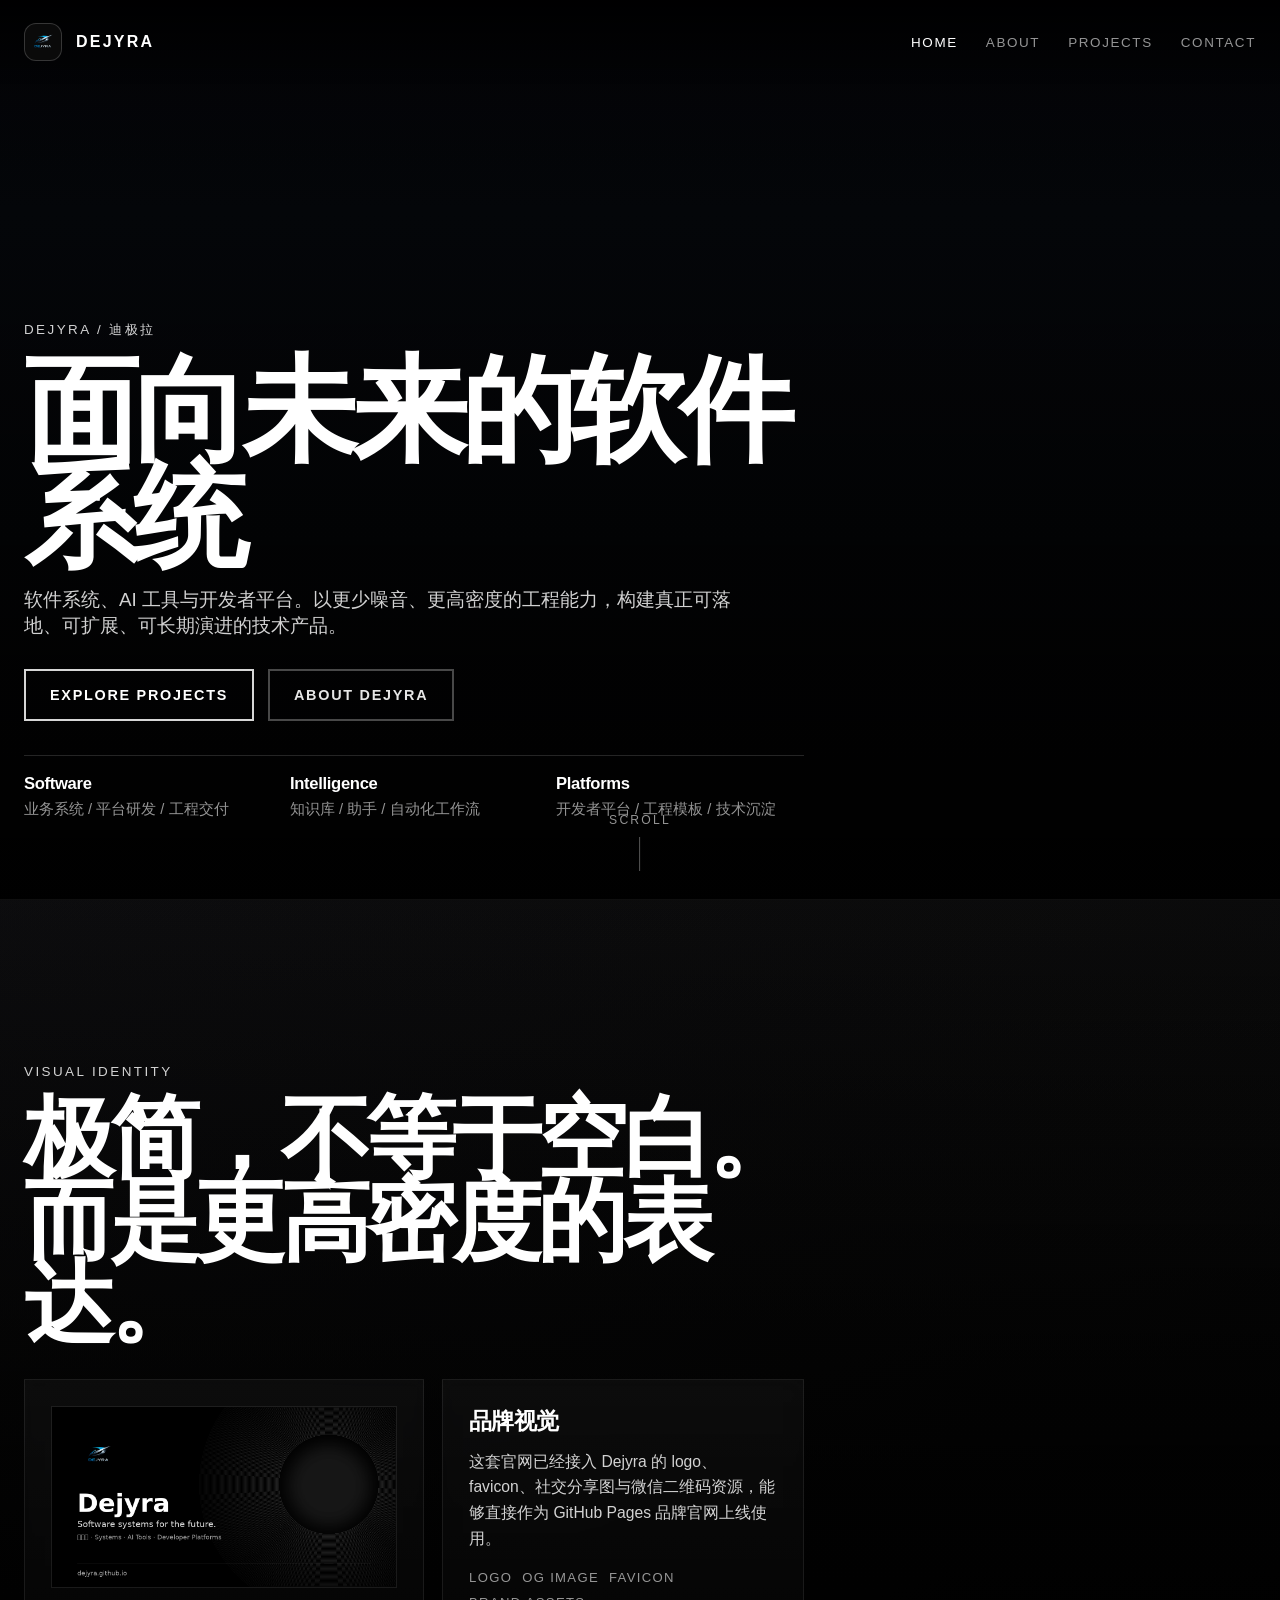
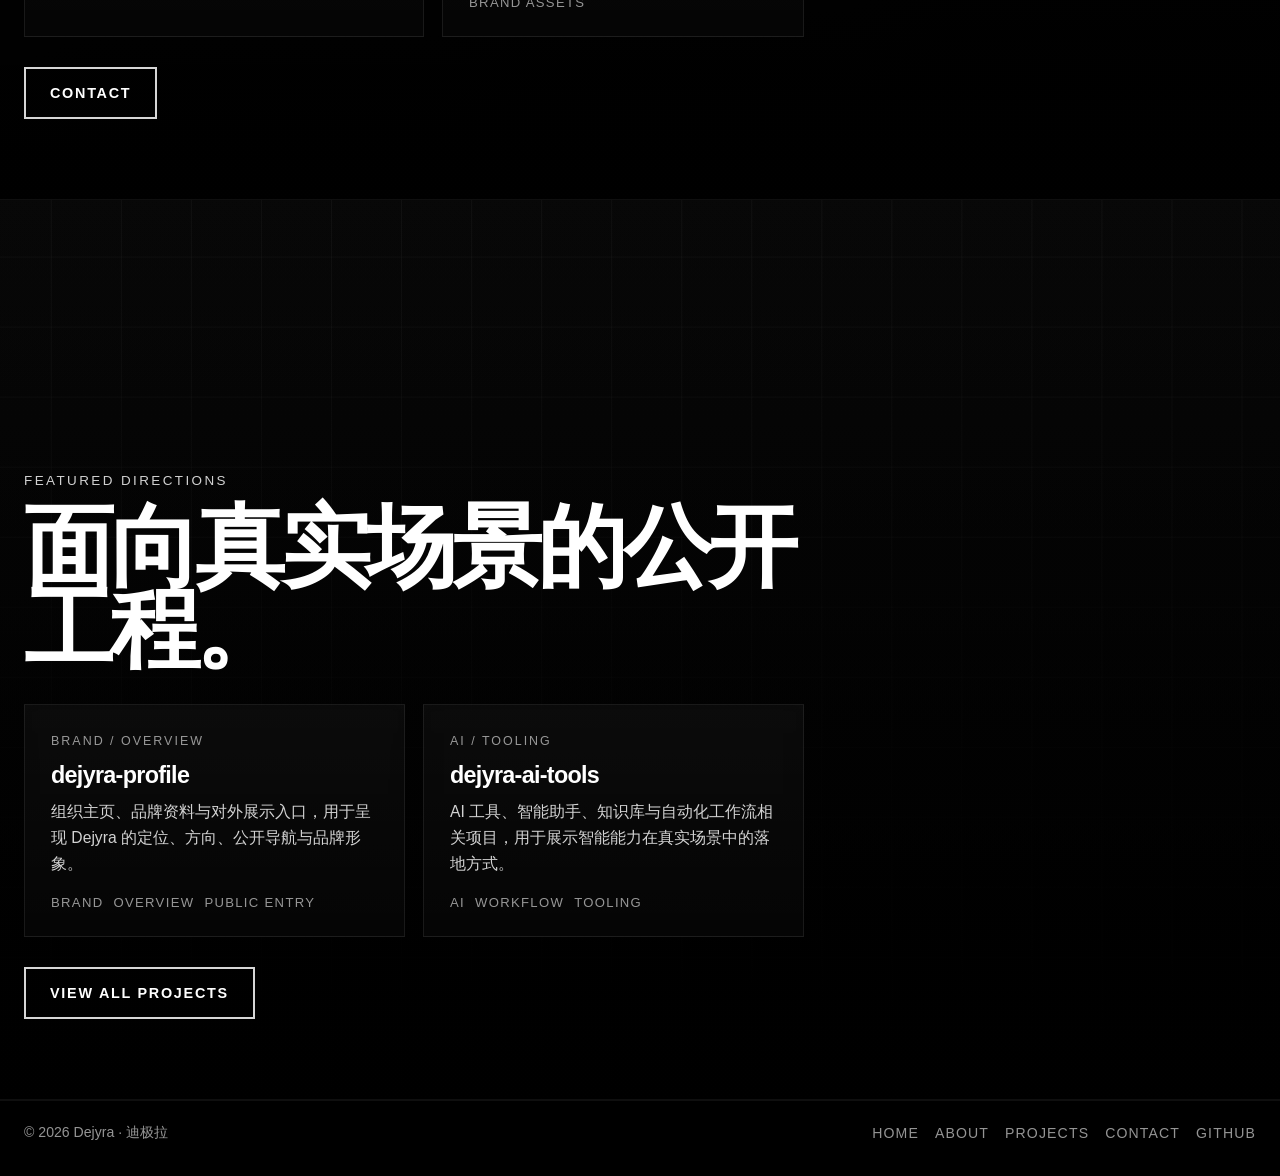
<file: index.html>
<!DOCTYPE html>
<html lang="zh-CN">
<head>
  <meta charset="UTF-8" />
  <meta name="viewport" content="width=device-width, initial-scale=1.0" />
  <title>Dejyra | 迪极拉</title>
  <meta name="description" content="迪极拉 Dejyra：软件系统、AI工具与开发者平台。面向未来的软件系统。" />
  <meta name="theme-color" content="#000000" />

  <link rel="icon" href="/assets/favicon.ico" sizes="any">
  <link rel="icon" type="image/png" sizes="32x32" href="/assets/favicon-32x32.png">
  <link rel="icon" type="image/png" sizes="16x16" href="/assets/favicon-16x16.png">
  <link rel="apple-touch-icon" href="/assets/apple-touch-icon.png">
  <link rel="manifest" href="/assets/site.webmanifest">
  <link rel="stylesheet" href="/assets/site.css">

  <meta property="og:title" content="Dejyra | 迪极拉">
  <meta property="og:description" content="Software systems for the future.">
  <meta property="og:image" content="https://dejyra.github.io/assets/og-image.png">
  <meta property="og:type" content="website">
  <meta property="og:url" content="https://dejyra.github.io/">

  <meta name="twitter:card" content="summary_large_image">
  <meta name="twitter:title" content="Dejyra | 迪极拉">
  <meta name="twitter:description" content="Software systems for the future.">
  <meta name="twitter:image" content="https://dejyra.github.io/assets/og-image.png">
</head>
<body>

  <div class="nav-wrap">
    <div class="container nav">
      <a class="brand" href="/" aria-label="Dejyra 首页">
        <img class="brand-logo" src="/assets/logo-256.png" alt="Dejyra Logo" />
        <span>Dejyra</span>
      </a>
      <div class="nav-links">
        <a href="/" class="active">Home</a>
        <a href="/about.html">About</a>
        <a href="/projects.html">Projects</a>
        <a href="/contact.html">Contact</a>
      </div>
    </div>
  </div>
<main id="top">
  <section class="panel hero">
    <div class="hero-orbit" aria-hidden="true"></div>
    <div class="content">
      <div class="container">
        <div class="copy">
          <div class="eyebrow">Dejyra / 迪极拉</div>
          <h1>面向未来的软件系统</h1>
          <p class="lead">软件系统、AI 工具与开发者平台。以更少噪音、更高密度的工程能力，构建真正可落地、可扩展、可长期演进的技术产品。</p>
          <div class="actions">
            <a class="button" href="/projects.html">Explore Projects</a>
            <a class="button ghost" href="/about.html">About Dejyra</a>
          </div>
          <div class="minimal-strip">
            <div><strong>Software</strong>业务系统 / 平台研发 / 工程交付</div>
            <div><strong>Intelligence</strong>知识库 / 助手 / 自动化工作流</div>
            <div><strong>Platforms</strong>开发者平台 / 工程模板 / 技术沉淀</div>
          </div>
        </div>
      </div>
    </div>
    <div class="scroll-indicator">Scroll</div>
  </section>

  <section class="panel section-soft">
    <div class="content">
      <div class="container">
        <div class="copy">
          <div class="eyebrow">Visual Identity</div>
          <h2>极简，不等于空白。<br>而是更高密度的表达。</h2>
          <div class="visual-card">
            <div class="visual-panel">
              <img src="/assets/og-image.png" alt="Dejyra 品牌视觉图" />
            </div>
            <div class="content-panel">
              <h3>品牌视觉</h3>
              <p>这套官网已经接入 Dejyra 的 logo、favicon、社交分享图与微信二维码资源，能够直接作为 GitHub Pages 品牌官网上线使用。</p>
              <div class="meta"><span>Logo</span><span>OG Image</span><span>Favicon</span><span>Brand Assets</span></div>
            </div>
          </div>
          <div class="actions">
            <a class="button" href="/contact.html">Contact</a>
          </div>
        </div>
      </div>
    </div>
  </section>

  <section class="panel section-grid">
    <div class="content">
      <div class="container">
        <div class="copy">
          <div class="eyebrow">Featured Directions</div>
          <h2>面向真实场景的公开工程。</h2>
          <div class="grid-cards">
            <article class="card">
              <div class="tag">Brand / Overview</div>
              <h3>dejyra-profile</h3>
              <p>组织主页、品牌资料与对外展示入口，用于呈现 Dejyra 的定位、方向、公开导航与品牌形象。</p>
              <div class="meta"><span>Brand</span><span>Overview</span><span>Public Entry</span></div>
            </article>
            <article class="card">
              <div class="tag">AI / Tooling</div>
              <h3>dejyra-ai-tools</h3>
              <p>AI 工具、智能助手、知识库与自动化工作流相关项目，用于展示智能能力在真实场景中的落地方式。</p>
              <div class="meta"><span>AI</span><span>Workflow</span><span>Tooling</span></div>
            </article>
          </div>
          <div class="actions">
            <a class="button" href="/projects.html">View All Projects</a>
          </div>
        </div>
      </div>
    </div>
  </section>
</main>

  <footer>
    <div class="container footer-wrap">
      <div>© <span id="year"></span> Dejyra · 迪极拉</div>
      <div class="footer-links">
        <a href="/">Home</a>
        <a href="/about.html">About</a>
        <a href="/projects.html">Projects</a>
        <a href="/contact.html">Contact</a>
        <a href="https://github.com/Dejyra" target="_blank" rel="noreferrer">GitHub</a>
      </div>
    </div>
  </footer>
  <script>document.getElementById('year').textContent = new Date().getFullYear();</script>
</body>
</html>
</file>
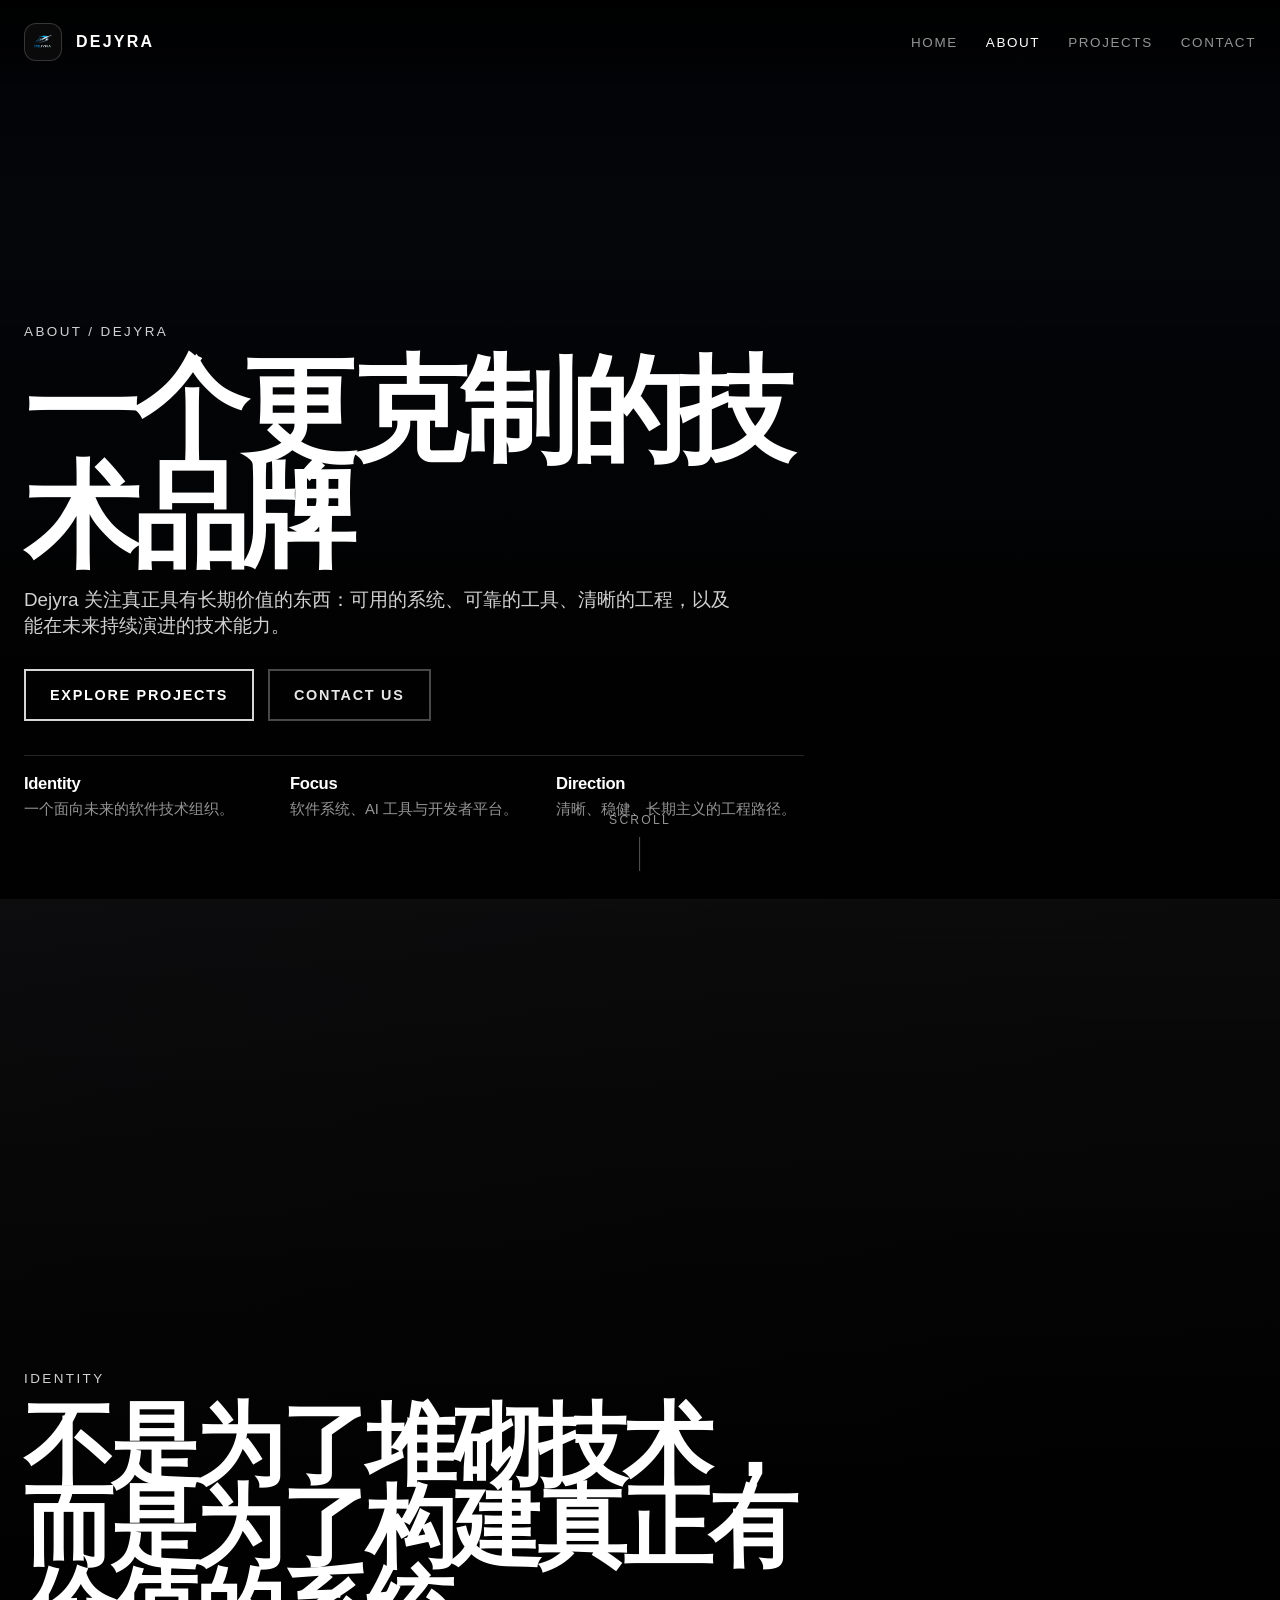
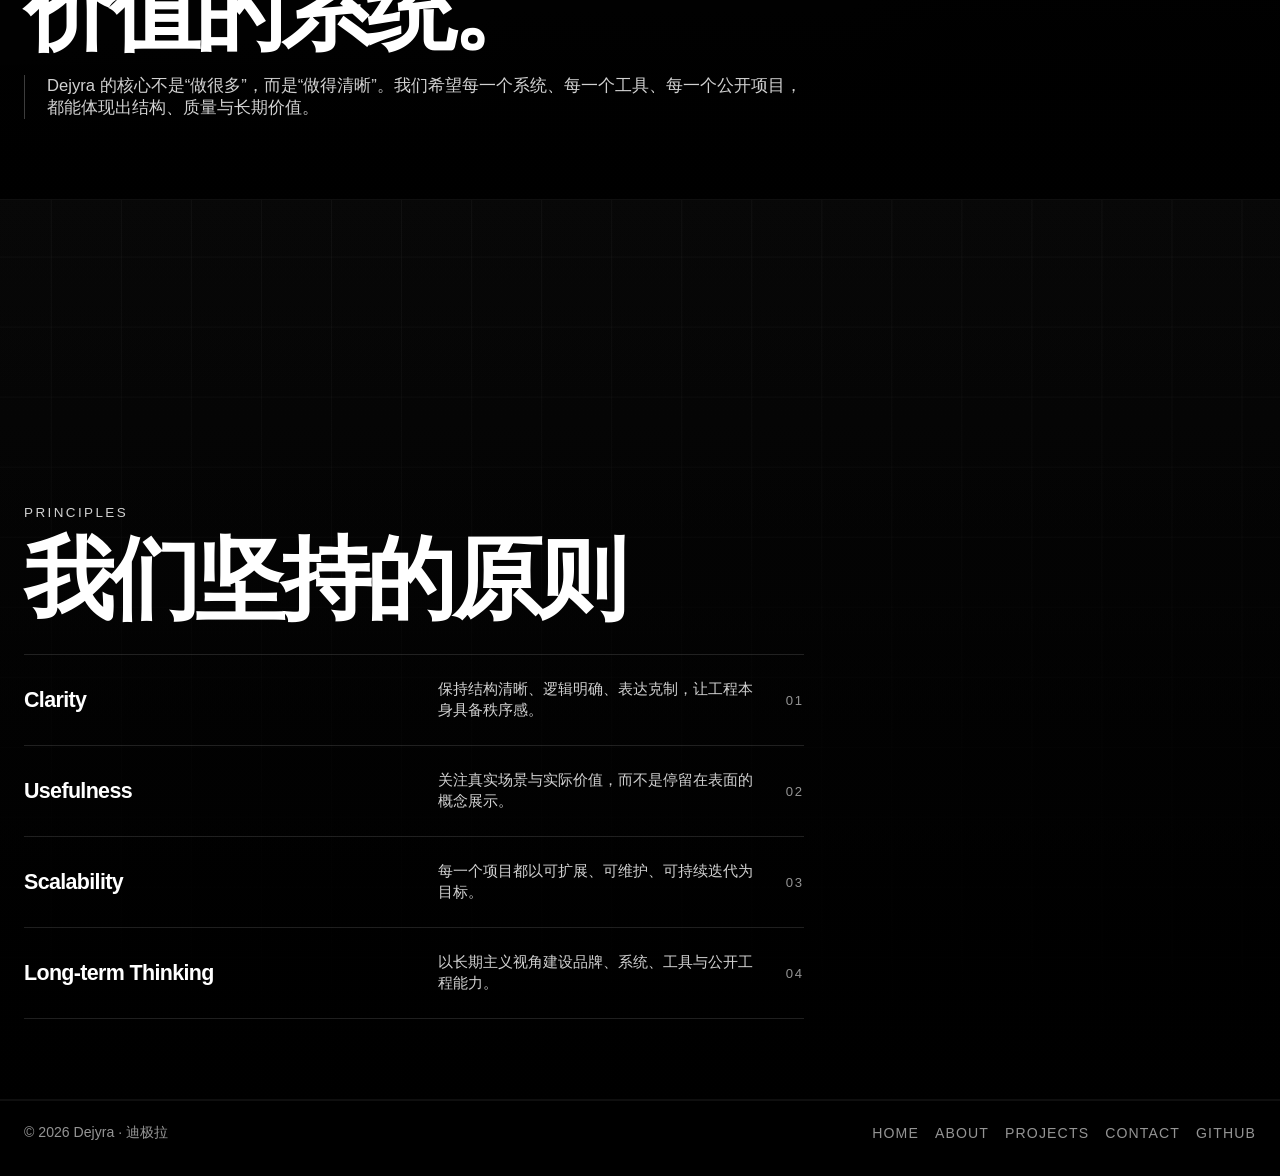
<file: about.html>
<!DOCTYPE html>
<html lang="zh-CN">
<head>
  <meta charset="UTF-8" />
  <meta name="viewport" content="width=device-width, initial-scale=1.0" />
  <title>About | Dejyra</title>
  <meta name="description" content="About Dejyra：迪极拉的品牌定位、理念、方向与未来。" />
  <meta name="theme-color" content="#000000" />

  <link rel="icon" href="/assets/favicon.ico" sizes="any">
  <link rel="icon" type="image/png" sizes="32x32" href="/assets/favicon-32x32.png">
  <link rel="icon" type="image/png" sizes="16x16" href="/assets/favicon-16x16.png">
  <link rel="apple-touch-icon" href="/assets/apple-touch-icon.png">
  <link rel="manifest" href="/assets/site.webmanifest">
  <link rel="stylesheet" href="/assets/site.css">

  <meta property="og:title" content="About | Dejyra">
  <meta property="og:description" content="Software systems for the future.">
  <meta property="og:image" content="https://dejyra.github.io/assets/og-image.png">
  <meta property="og:type" content="website">
  <meta property="og:url" content="https://dejyra.github.io/about.html">

  <meta name="twitter:card" content="summary_large_image">
  <meta name="twitter:title" content="About | Dejyra">
  <meta name="twitter:description" content="Software systems for the future.">
  <meta name="twitter:image" content="https://dejyra.github.io/assets/og-image.png">
</head>
<body>

  <div class="nav-wrap">
    <div class="container nav">
      <a class="brand" href="/" aria-label="Dejyra 首页">
        <img class="brand-logo" src="/assets/logo-256.png" alt="Dejyra Logo" />
        <span>Dejyra</span>
      </a>
      <div class="nav-links">
        <a href="/">Home</a>
        <a href="/about.html" class="active">About</a>
        <a href="/projects.html">Projects</a>
        <a href="/contact.html">Contact</a>
      </div>
    </div>
  </div>
<main>
  <section class="panel hero">
    <div class="hero-orbit" aria-hidden="true"></div>
    <div class="content">
      <div class="container">
        <div class="copy">
          <div class="eyebrow">About / Dejyra</div>
          <h1>一个更克制的技术品牌</h1>
          <p class="lead">Dejyra 关注真正具有长期价值的东西：可用的系统、可靠的工具、清晰的工程，以及能在未来持续演进的技术能力。</p>
          <div class="actions">
            <a class="button" href="/projects.html">Explore Projects</a>
            <a class="button ghost" href="/contact.html">Contact Us</a>
          </div>
          <div class="minimal-strip">
            <div><strong>Identity</strong>一个面向未来的软件技术组织。</div>
            <div><strong>Focus</strong>软件系统、AI 工具与开发者平台。</div>
            <div><strong>Direction</strong>清晰、稳健、长期主义的工程路径。</div>
          </div>
        </div>
      </div>
    </div>
    <div class="scroll-indicator">Scroll</div>
  </section>

  <section class="panel section-soft">
    <div class="content">
      <div class="container">
        <div class="copy">
          <div class="eyebrow">Identity</div>
          <h2>不是为了堆砌技术，<br>而是为了构建真正有价值的系统。</h2>
          <div class="quote-block">
            <p>Dejyra 的核心不是“做很多”，而是“做得清晰”。我们希望每一个系统、每一个工具、每一个公开项目，都能体现出结构、质量与长期价值。</p>
          </div>
        </div>
      </div>
    </div>
  </section>

  <section class="panel section-grid">
    <div class="content">
      <div class="container">
        <div class="copy">
          <div class="eyebrow">Principles</div>
          <h2>我们坚持的原则</h2>
          <div class="list">
            <div class="list-item"><div><h3>Clarity</h3></div><p>保持结构清晰、逻辑明确、表达克制，让工程本身具备秩序感。</p><span>01</span></div>
            <div class="list-item"><div><h3>Usefulness</h3></div><p>关注真实场景与实际价值，而不是停留在表面的概念展示。</p><span>02</span></div>
            <div class="list-item"><div><h3>Scalability</h3></div><p>每一个项目都以可扩展、可维护、可持续迭代为目标。</p><span>03</span></div>
            <div class="list-item"><div><h3>Long-term Thinking</h3></div><p>以长期主义视角建设品牌、系统、工具与公开工程能力。</p><span>04</span></div>
          </div>
        </div>
      </div>
    </div>
  </section>
</main>

  <footer>
    <div class="container footer-wrap">
      <div>© <span id="year"></span> Dejyra · 迪极拉</div>
      <div class="footer-links">
        <a href="/">Home</a>
        <a href="/about.html">About</a>
        <a href="/projects.html">Projects</a>
        <a href="/contact.html">Contact</a>
        <a href="https://github.com/Dejyra" target="_blank" rel="noreferrer">GitHub</a>
      </div>
    </div>
  </footer>
  <script>document.getElementById('year').textContent = new Date().getFullYear();</script>
</body>
</html>
</file>
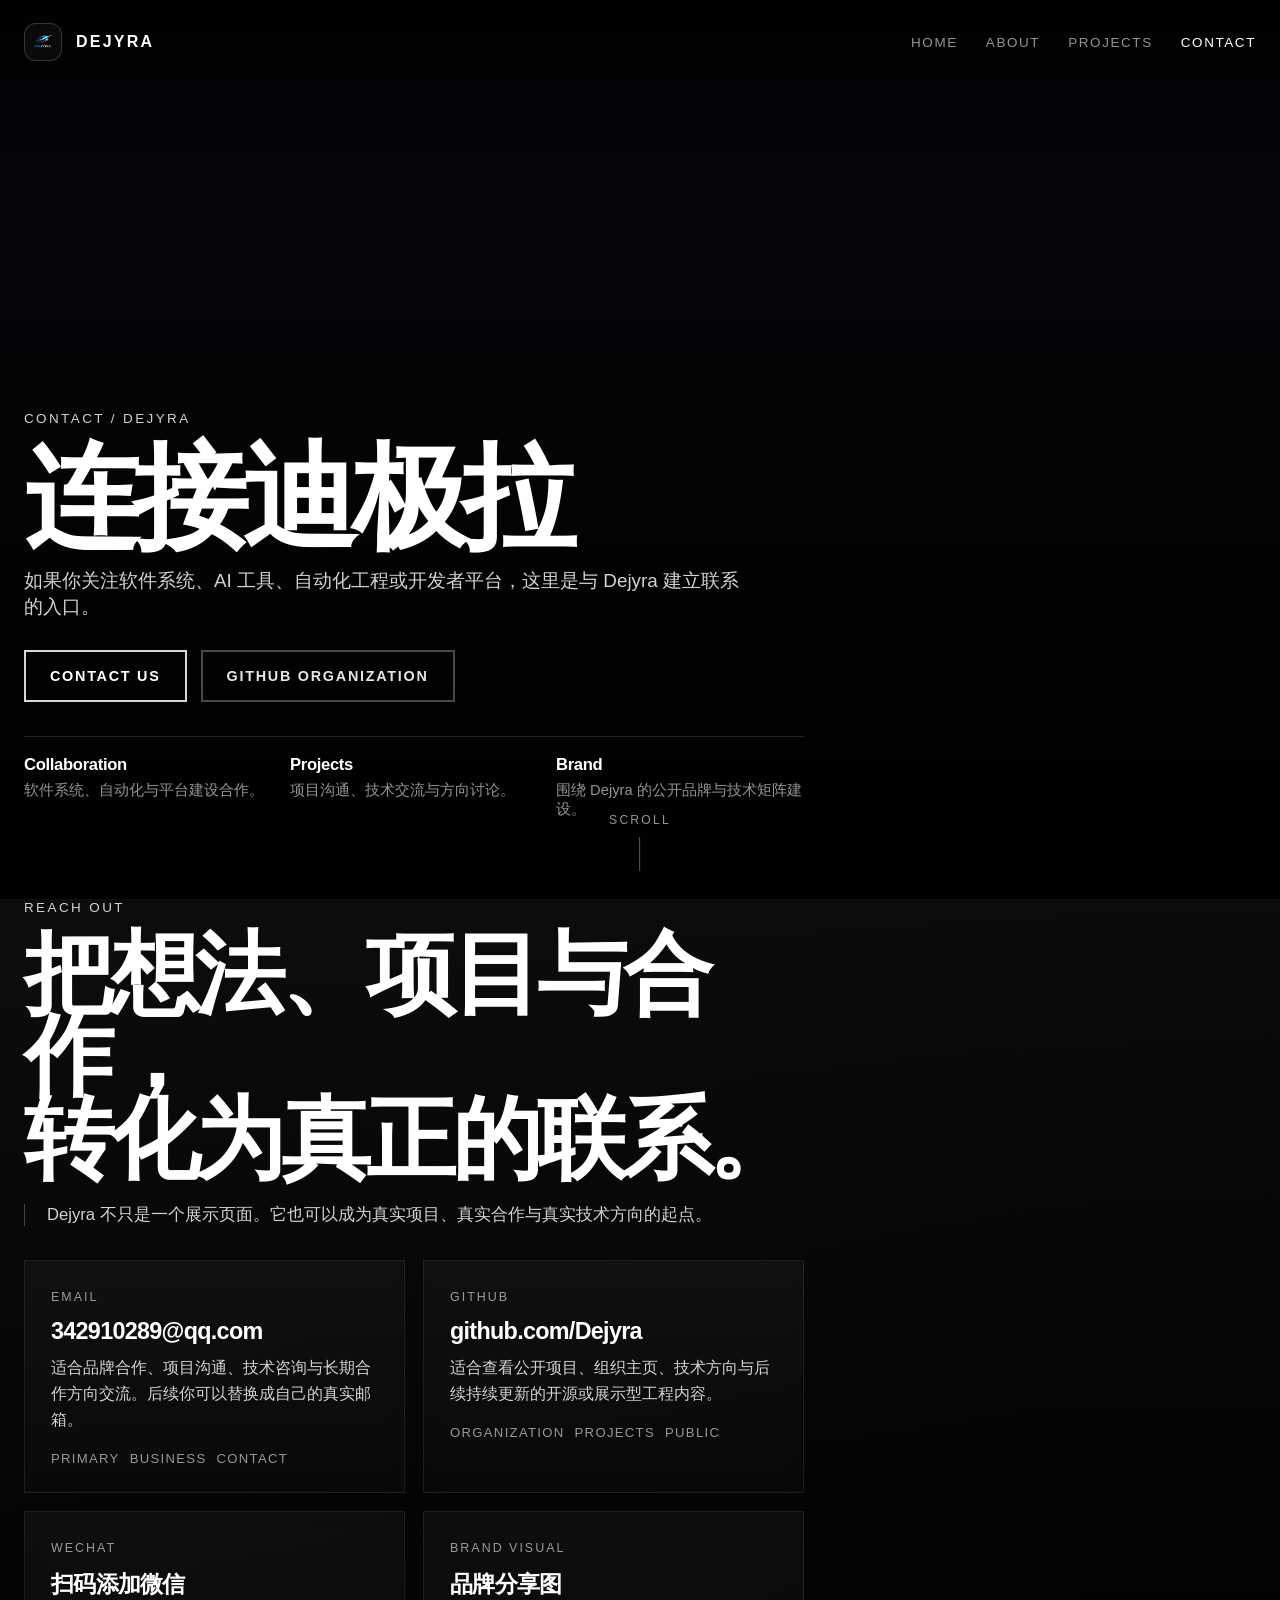
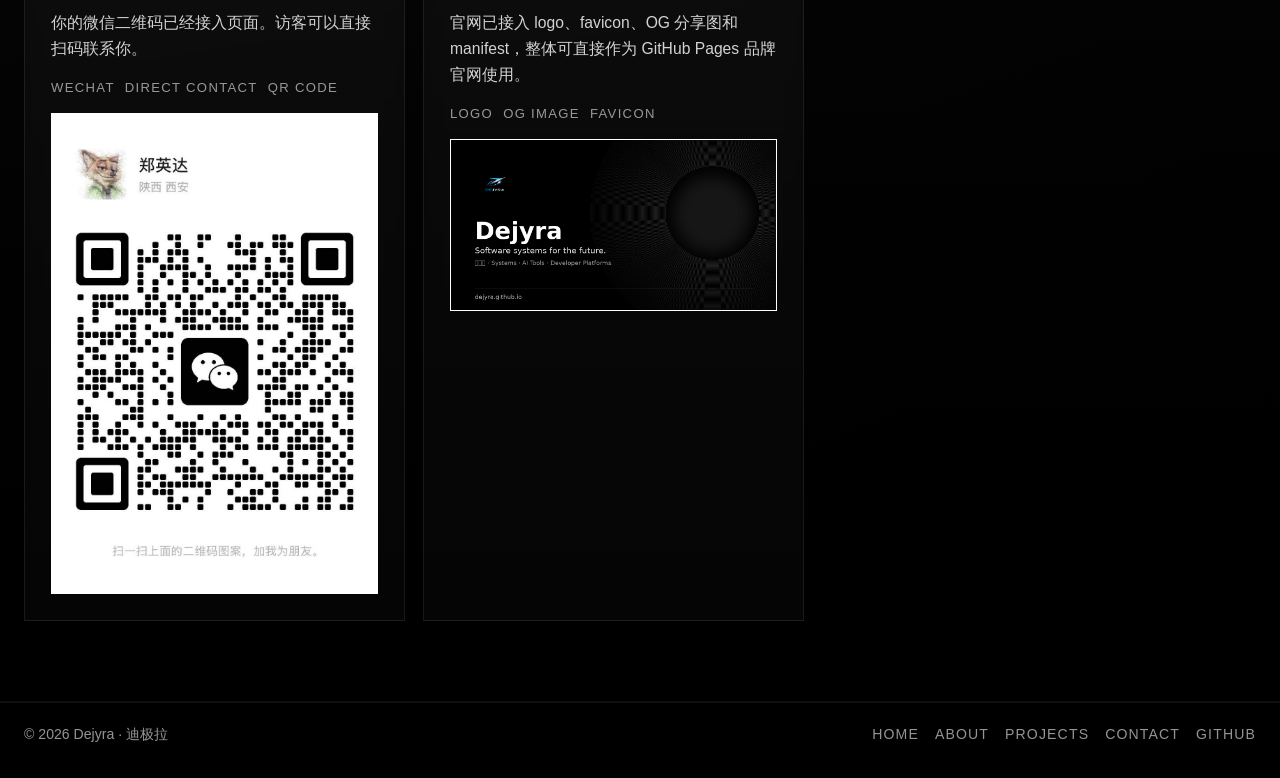
<file: contact.html>
<!DOCTYPE html>
<html lang="zh-CN">
<head>
  <meta charset="UTF-8" />
  <meta name="viewport" content="width=device-width, initial-scale=1.0" />
  <title>Contact | Dejyra</title>
  <meta name="description" content="Contact Dejyra：联系迪极拉，了解软件系统、AI工具与开发者平台合作方向。" />
  <meta name="theme-color" content="#000000" />

  <link rel="icon" href="/assets/favicon.ico" sizes="any">
  <link rel="icon" type="image/png" sizes="32x32" href="/assets/favicon-32x32.png">
  <link rel="icon" type="image/png" sizes="16x16" href="/assets/favicon-16x16.png">
  <link rel="apple-touch-icon" href="/assets/apple-touch-icon.png">
  <link rel="manifest" href="/assets/site.webmanifest">
  <link rel="stylesheet" href="/assets/site.css">

  <meta property="og:title" content="Contact | Dejyra">
  <meta property="og:description" content="Software systems for the future.">
  <meta property="og:image" content="https://dejyra.github.io/assets/og-image.png">
  <meta property="og:type" content="website">
  <meta property="og:url" content="https://dejyra.github.io/contact.html">

  <meta name="twitter:card" content="summary_large_image">
  <meta name="twitter:title" content="Contact | Dejyra">
  <meta name="twitter:description" content="Software systems for the future.">
  <meta name="twitter:image" content="https://dejyra.github.io/assets/og-image.png">
</head>
<body>

  <div class="nav-wrap">
    <div class="container nav">
      <a class="brand" href="/" aria-label="Dejyra 首页">
        <img class="brand-logo" src="/assets/logo-256.png" alt="Dejyra Logo" />
        <span>Dejyra</span>
      </a>
      <div class="nav-links">
        <a href="/">Home</a>
        <a href="/about.html">About</a>
        <a href="/projects.html">Projects</a>
        <a href="/contact.html" class="active">Contact</a>
      </div>
    </div>
  </div>
<main>
  <section class="panel hero">
    <div class="hero-orbit" aria-hidden="true"></div>
    <div class="content">
      <div class="container">
        <div class="copy">
          <div class="eyebrow">Contact / Dejyra</div>
          <h1>连接迪极拉</h1>
          <p class="lead">如果你关注软件系统、AI 工具、自动化工程或开发者平台，这里是与 Dejyra 建立联系的入口。</p>
          <div class="actions">
            <a class="button" href="mailto:hello@dejyra.com">Contact Us</a>
            <a class="button ghost" href="https://github.com/Dejyra" target="_blank" rel="noreferrer">GitHub Organization</a>
          </div>
          <div class="minimal-strip">
            <div><strong>Collaboration</strong>软件系统、自动化与平台建设合作。</div>
            <div><strong>Projects</strong>项目沟通、技术交流与方向讨论。</div>
            <div><strong>Brand</strong>围绕 Dejyra 的公开品牌与技术矩阵建设。</div>
          </div>
        </div>
      </div>
    </div>
    <div class="scroll-indicator">Scroll</div>
  </section>

  <section class="panel section-soft">
    <div class="content">
      <div class="container">
        <div class="copy">
          <div class="eyebrow">Reach Out</div>
          <h2>把想法、项目与合作，<br>转化为真正的联系。</h2>
          <div class="quote-block">
            <p>Dejyra 不只是一个展示页面。它也可以成为真实项目、真实合作与真实技术方向的起点。</p>
          </div>
          <div class="grid-cards">
            <article class="card">
              <div class="tag">Email</div>
              <h3>342910289@qq.com</h3>
              <p>适合品牌合作、项目沟通、技术咨询与长期合作方向交流。后续你可以替换成自己的真实邮箱。</p>
              <div class="meta"><span>Primary</span><span>Business</span><span>Contact</span></div>
            </article>
            <article class="card">
              <div class="tag">GitHub</div>
              <h3>github.com/Dejyra</h3>
              <p>适合查看公开项目、组织主页、技术方向与后续持续更新的开源或展示型工程内容。</p>
              <div class="meta"><span>Organization</span><span>Projects</span><span>Public</span></div>
            </article>
            <article class="card">
              <div class="tag">WeChat</div>
              <h3>扫码添加微信</h3>
              <p>你的微信二维码已经接入页面。访客可以直接扫码联系你。</p>
              <div class="meta"><span>WeChat</span><span>Direct Contact</span><span>QR Code</span></div>
              <img src="/assets/wechat-contact.jpg" alt="微信二维码" />
            </article>
            <article class="card">
              <div class="tag">Brand Visual</div>
              <h3>品牌分享图</h3>
              <p>官网已接入 logo、favicon、OG 分享图和 manifest，整体可直接作为 GitHub Pages 品牌官网使用。</p>
              <div class="meta"><span>Logo</span><span>OG Image</span><span>Favicon</span></div>
              <img src="/assets/og-image.png" alt="Dejyra 品牌图" />
            </article>
          </div>
        </div>
      </div>
    </div>
  </section>
</main>

  <footer>
    <div class="container footer-wrap">
      <div>© <span id="year"></span> Dejyra · 迪极拉</div>
      <div class="footer-links">
        <a href="/">Home</a>
        <a href="/about.html">About</a>
        <a href="/projects.html">Projects</a>
        <a href="/contact.html">Contact</a>
        <a href="https://github.com/Dejyra" target="_blank" rel="noreferrer">GitHub</a>
      </div>
    </div>
  </footer>
  <script>document.getElementById('year').textContent = new Date().getFullYear();</script>
</body>
</html>
</file>
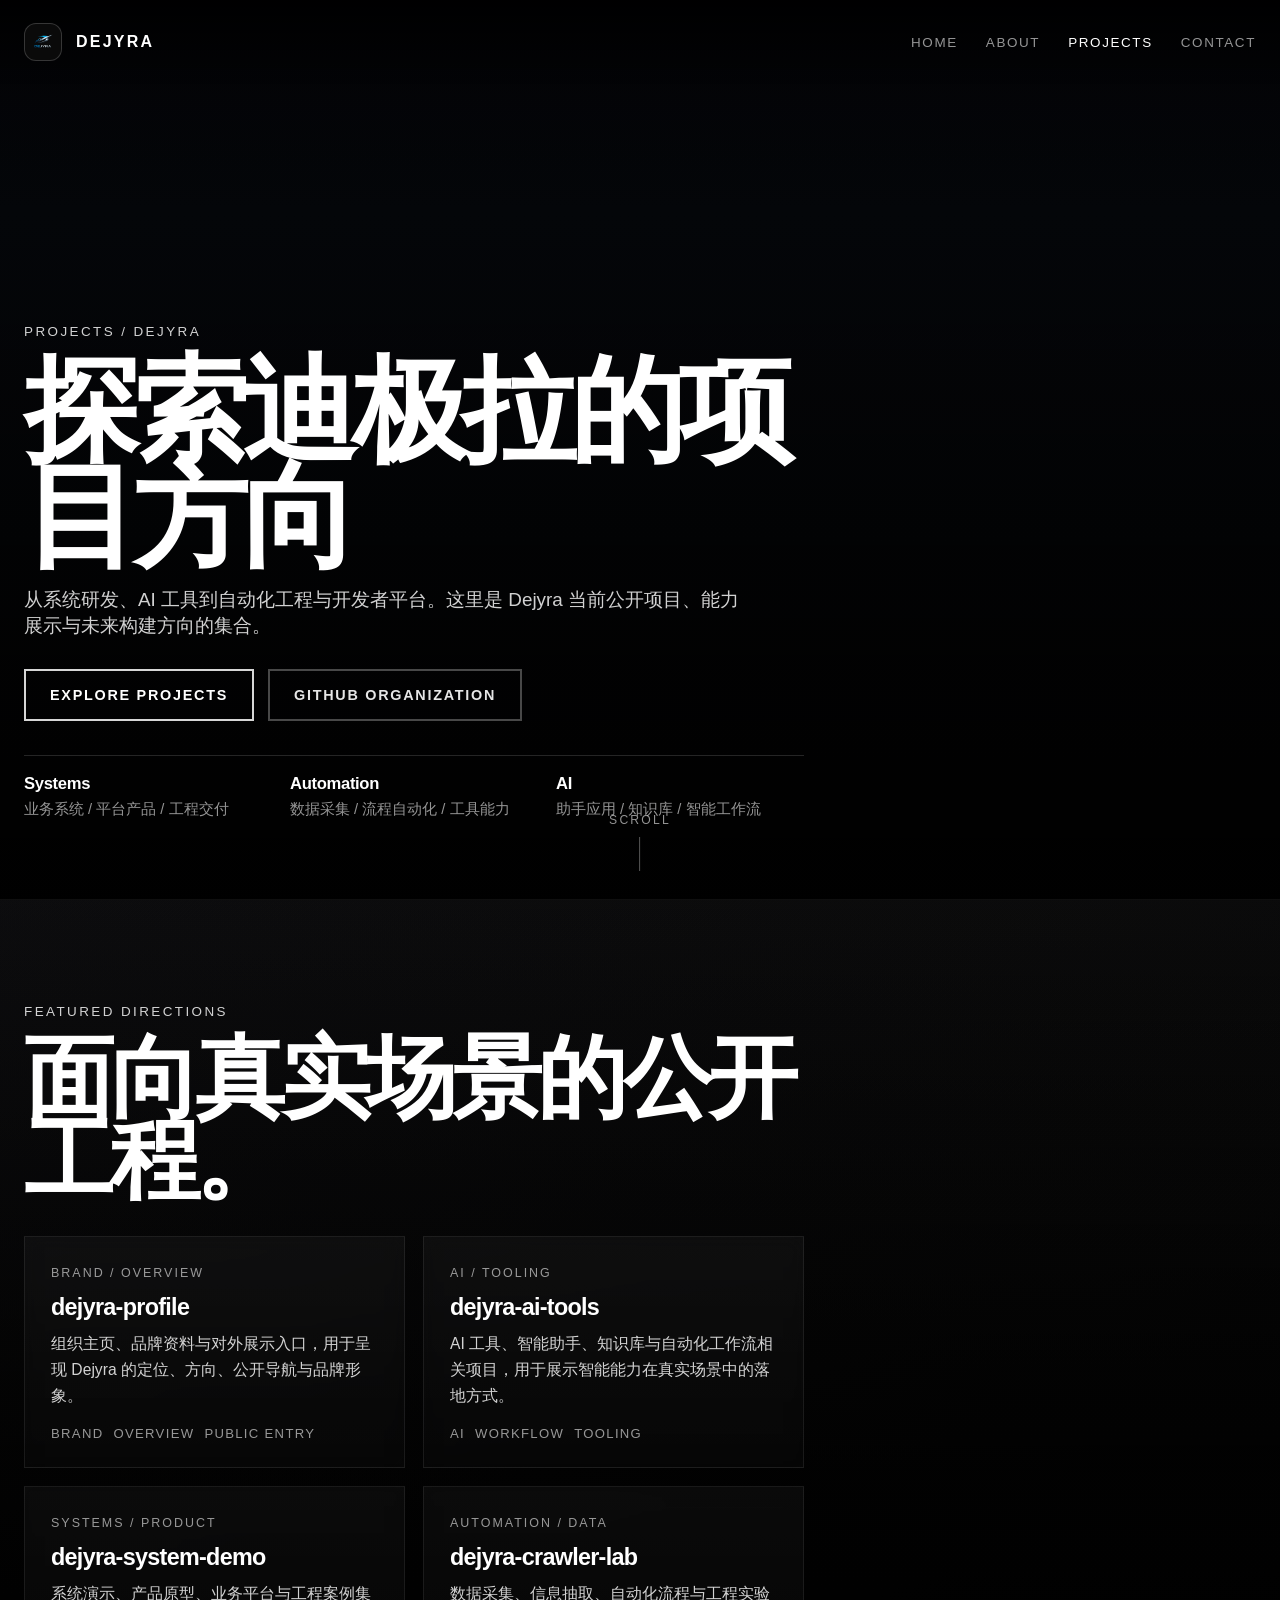
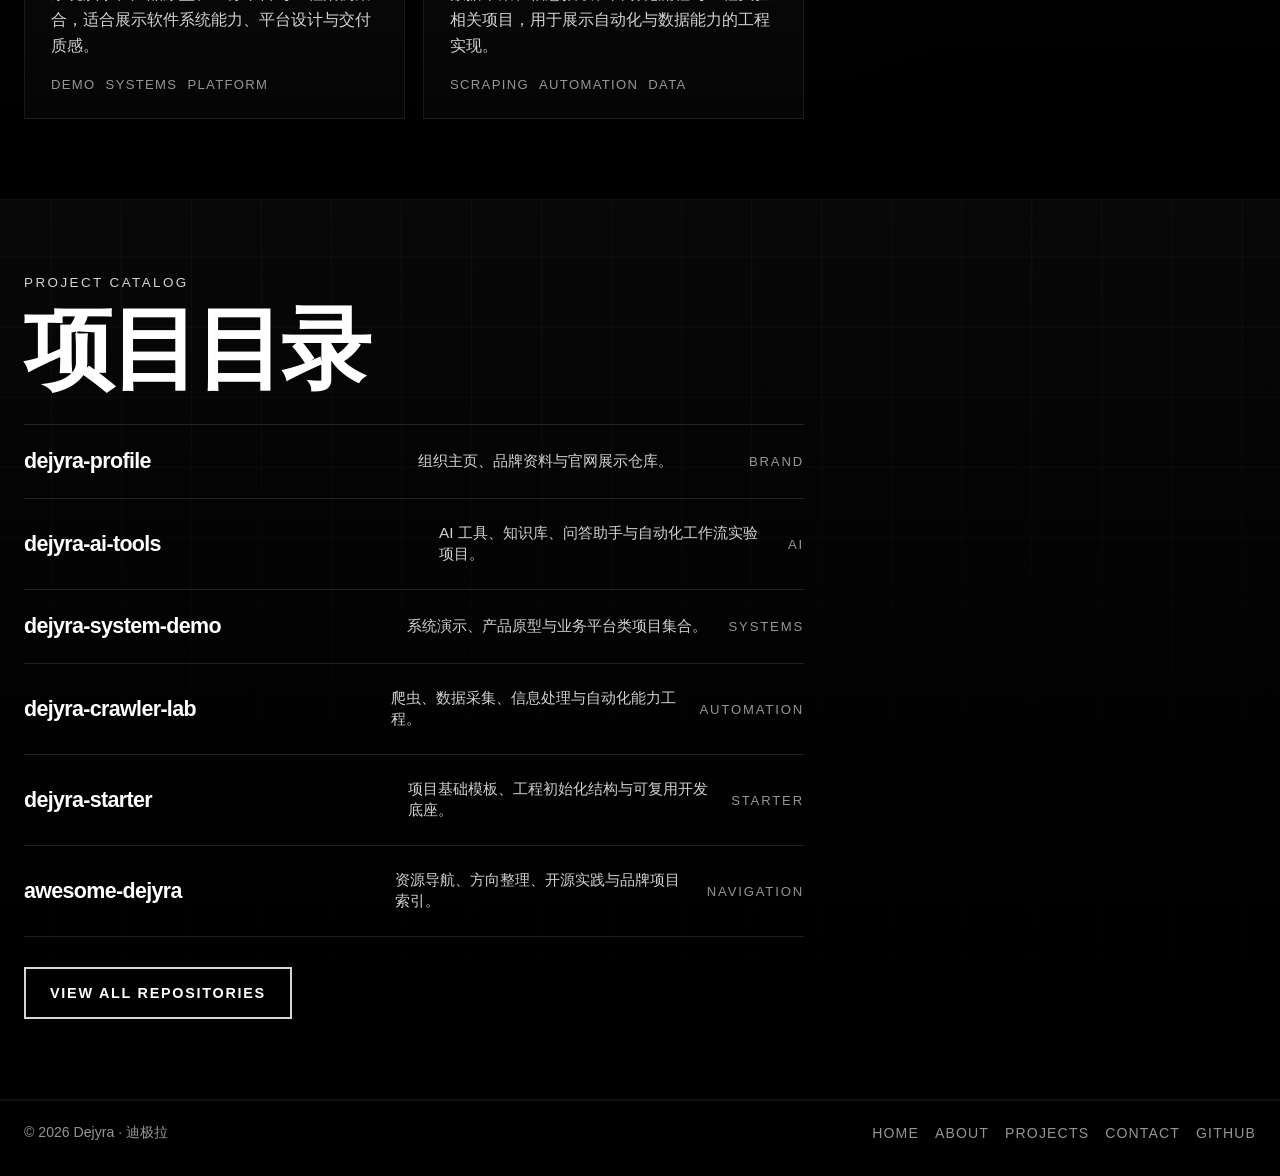
<file: projects.html>
<!DOCTYPE html>
<html lang="zh-CN">
<head>
  <meta charset="UTF-8" />
  <meta name="viewport" content="width=device-width, initial-scale=1.0" />
  <title>Projects | Dejyra</title>
  <meta name="description" content="Dejyra Projects：迪极拉项目方向、工程能力与公开仓库展示。" />
  <meta name="theme-color" content="#000000" />

  <link rel="icon" href="/assets/favicon.ico" sizes="any">
  <link rel="icon" type="image/png" sizes="32x32" href="/assets/favicon-32x32.png">
  <link rel="icon" type="image/png" sizes="16x16" href="/assets/favicon-16x16.png">
  <link rel="apple-touch-icon" href="/assets/apple-touch-icon.png">
  <link rel="manifest" href="/assets/site.webmanifest">
  <link rel="stylesheet" href="/assets/site.css">

  <meta property="og:title" content="Projects | Dejyra">
  <meta property="og:description" content="Software systems for the future.">
  <meta property="og:image" content="https://dejyra.github.io/assets/og-image.png">
  <meta property="og:type" content="website">
  <meta property="og:url" content="https://dejyra.github.io/projects.html">

  <meta name="twitter:card" content="summary_large_image">
  <meta name="twitter:title" content="Projects | Dejyra">
  <meta name="twitter:description" content="Software systems for the future.">
  <meta name="twitter:image" content="https://dejyra.github.io/assets/og-image.png">
</head>
<body>

  <div class="nav-wrap">
    <div class="container nav">
      <a class="brand" href="/" aria-label="Dejyra 首页">
        <img class="brand-logo" src="/assets/logo-256.png" alt="Dejyra Logo" />
        <span>Dejyra</span>
      </a>
      <div class="nav-links">
        <a href="/">Home</a>
        <a href="/about.html">About</a>
        <a href="/projects.html" class="active">Projects</a>
        <a href="/contact.html">Contact</a>
      </div>
    </div>
  </div>
<main>
  <section class="panel hero">
    <div class="hero-orbit" aria-hidden="true"></div>
    <div class="content">
      <div class="container">
        <div class="copy">
          <div class="eyebrow">Projects / Dejyra</div>
          <h1>探索迪极拉的项目方向</h1>
          <p class="lead">从系统研发、AI 工具到自动化工程与开发者平台。这里是 Dejyra 当前公开项目、能力展示与未来构建方向的集合。</p>
          <div class="actions">
            <a class="button" href="#catalog">Explore Projects</a>
            <a class="button ghost" href="https://github.com/Dejyra" target="_blank" rel="noreferrer">GitHub Organization</a>
          </div>
          <div class="minimal-strip">
            <div><strong>Systems</strong>业务系统 / 平台产品 / 工程交付</div>
            <div><strong>Automation</strong>数据采集 / 流程自动化 / 工具能力</div>
            <div><strong>AI</strong>助手应用 / 知识库 / 智能工作流</div>
          </div>
        </div>
      </div>
    </div>
    <div class="scroll-indicator">Scroll</div>
  </section>

  <section class="panel section-soft">
    <div class="content">
      <div class="container">
        <div class="copy">
          <div class="eyebrow">Featured Directions</div>
          <h2>面向真实场景的公开工程。</h2>
          <div class="grid-cards">
            <article class="card">
              <div class="tag">Brand / Overview</div>
              <h3>dejyra-profile</h3>
              <p>组织主页、品牌资料与对外展示入口，用于呈现 Dejyra 的定位、方向、公开导航与品牌形象。</p>
              <div class="meta"><span>Brand</span><span>Overview</span><span>Public Entry</span></div>
            </article>
            <article class="card">
              <div class="tag">AI / Tooling</div>
              <h3>dejyra-ai-tools</h3>
              <p>AI 工具、智能助手、知识库与自动化工作流相关项目，用于展示智能能力在真实场景中的落地方式。</p>
              <div class="meta"><span>AI</span><span>Workflow</span><span>Tooling</span></div>
            </article>
            <article class="card">
              <div class="tag">Systems / Product</div>
              <h3>dejyra-system-demo</h3>
              <p>系统演示、产品原型、业务平台与工程案例集合，适合展示软件系统能力、平台设计与交付质感。</p>
              <div class="meta"><span>Demo</span><span>Systems</span><span>Platform</span></div>
            </article>
            <article class="card">
              <div class="tag">Automation / Data</div>
              <h3>dejyra-crawler-lab</h3>
              <p>数据采集、信息抽取、自动化流程与工程实验相关项目，用于展示自动化与数据能力的工程实现。</p>
              <div class="meta"><span>Scraping</span><span>Automation</span><span>Data</span></div>
            </article>
          </div>
        </div>
      </div>
    </div>
  </section>

  <section class="panel section-grid" id="catalog">
    <div class="content">
      <div class="container">
        <div class="copy">
          <div class="eyebrow">Project Catalog</div>
          <h2>项目目录</h2>
          <div class="list">
            <div class="list-item"><div><h3>dejyra-profile</h3></div><p>组织主页、品牌资料与官网展示仓库。</p><span>Brand</span></div>
            <div class="list-item"><div><h3>dejyra-ai-tools</h3></div><p>AI 工具、知识库、问答助手与自动化工作流实验项目。</p><span>AI</span></div>
            <div class="list-item"><div><h3>dejyra-system-demo</h3></div><p>系统演示、产品原型与业务平台类项目集合。</p><span>Systems</span></div>
            <div class="list-item"><div><h3>dejyra-crawler-lab</h3></div><p>爬虫、数据采集、信息处理与自动化能力工程。</p><span>Automation</span></div>
            <div class="list-item"><div><h3>dejyra-starter</h3></div><p>项目基础模板、工程初始化结构与可复用开发底座。</p><span>Starter</span></div>
            <div class="list-item"><div><h3>awesome-dejyra</h3></div><p>资源导航、方向整理、开源实践与品牌项目索引。</p><span>Navigation</span></div>
          </div>
          <div class="actions">
            <a class="button" href="https://github.com/Dejyra?tab=repositories" target="_blank" rel="noreferrer">View All Repositories</a>
          </div>
        </div>
      </div>
    </div>
  </section>
</main>

  <footer>
    <div class="container footer-wrap">
      <div>© <span id="year"></span> Dejyra · 迪极拉</div>
      <div class="footer-links">
        <a href="/">Home</a>
        <a href="/about.html">About</a>
        <a href="/projects.html">Projects</a>
        <a href="/contact.html">Contact</a>
        <a href="https://github.com/Dejyra" target="_blank" rel="noreferrer">GitHub</a>
      </div>
    </div>
  </footer>
  <script>document.getElementById('year').textContent = new Date().getFullYear();</script>
</body>
</html>
</file>
<file: assets/site.css>
:root{
  --bg:#000;
  --text:#fff;
  --muted:rgba(255,255,255,.82);
  --muted-2:rgba(255,255,255,.58);
  --line:rgba(255,255,255,.16);
  --line-soft:rgba(255,255,255,.08);
  --panel:rgba(255,255,255,.03);
  --max:1360px;
}
*{box-sizing:border-box}
html{scroll-behavior:smooth}
body{
  margin:0;
  background:var(--bg);
  color:var(--text);
  font-family:Inter,-apple-system,BlinkMacSystemFont,"SF Pro Display","PingFang SC","Microsoft YaHei",sans-serif;
  -webkit-font-smoothing:antialiased;
  text-rendering:optimizeLegibility;
}
a{color:inherit;text-decoration:none}
img{display:block;max-width:100%}
.container{width:min(var(--max),calc(100% - 48px));margin:0 auto}
.nav-wrap{
  position:fixed;inset:0 0 auto 0;z-index:100;
  background:linear-gradient(180deg,rgba(0,0,0,.82),rgba(0,0,0,.24) 72%,transparent);
  pointer-events:none;
}
.nav{
  height:84px;display:flex;align-items:center;justify-content:space-between;gap:24px;
  pointer-events:auto;
}
.brand{
  display:inline-flex;align-items:center;gap:14px;
  font-size:1rem;font-weight:600;text-transform:uppercase;letter-spacing:.14em;
}
.brand-logo{
  width:38px;height:38px;border-radius:12px;border:1px solid rgba(255,255,255,.18);
  object-fit:cover;background:#0a0a0a;
}
.nav-links{display:flex;align-items:center;gap:28px;color:var(--muted-2);font-size:.84rem;text-transform:uppercase;letter-spacing:.12em}
.nav-links a:hover,.nav-links a.active{color:var(--text)}
.panel{
  position:relative;min-height:100vh;display:flex;align-items:flex-end;overflow:hidden;
  border-bottom:1px solid rgba(255,255,255,.06);background:#000;
}
.panel::before,.panel::after{
  content:"";position:absolute;inset:0;pointer-events:none;
}
.panel::before{
  z-index:1;background:linear-gradient(180deg,rgba(0,0,0,.12) 0%,rgba(0,0,0,.24) 35%,rgba(0,0,0,.90) 100%);
}
.panel::after{z-index:0;transform:scale(1.03)}
.hero::after{
  background:
    radial-gradient(circle at 74% 20%, rgba(255,255,255,.18), transparent 0 8%),
    radial-gradient(circle at 76% 22%, rgba(255,255,255,.08), transparent 0 18%),
    linear-gradient(180deg, #020305 0%, #05070b 24%, #030303 100%);
}
.section-slate::after{
  background:
    linear-gradient(180deg, rgba(255,255,255,.02), rgba(0,0,0,.92)),
    radial-gradient(circle at 50% 18%, rgba(255,255,255,.10), transparent 0 12%),
    linear-gradient(180deg, #030303 0%, #000000 100%);
}
.section-grid::after{
  background:
    linear-gradient(180deg, rgba(255,255,255,.02), rgba(0,0,0,.92)),
    linear-gradient(90deg, rgba(255,255,255,.04) 1px, transparent 1px),
    linear-gradient(180deg, rgba(255,255,255,.04) 1px, transparent 1px),
    linear-gradient(180deg, #040404 0%, #000000 100%);
  background-size:auto,68px 68px,68px 68px,auto;
}
.section-soft::after{
  background:
    linear-gradient(180deg, rgba(255,255,255,.02), rgba(0,0,0,.90)),
    radial-gradient(circle at 50% 16%, rgba(255,255,255,.12), transparent 0 14%),
    linear-gradient(160deg, #0a0a0c 0%, #050505 56%, #000000 100%);
}
.hero-orbit{
  position:absolute;right:-20vw;top:10vh;width:62vw;aspect-ratio:1;border-radius:50%;
  background:
    radial-gradient(circle at 42% 38%, rgba(255,255,255,.22), rgba(255,255,255,.10) 18%, rgba(255,255,255,.02) 38%, rgba(255,255,255,0) 56%),
    radial-gradient(circle at 52% 52%, rgba(255,255,255,.08), transparent 64%);
  box-shadow:inset -140px -120px 200px rgba(0,0,0,.54), inset 90px 80px 120px rgba(255,255,255,.05);
  z-index:0;opacity:.95;
}
.hero-orbit::before,.hero-orbit::after{
  content:"";position:absolute;inset:12%;border-radius:50%;border:1px solid rgba(255,255,255,.12);
}
.hero-orbit::after{inset:25%;border-color:rgba(255,255,255,.18)}
.content{position:relative;z-index:2;width:100%;padding:0 0 80px}
.copy{max-width:780px}
.eyebrow{margin-bottom:18px;font-size:.84rem;color:var(--muted);text-transform:uppercase;letter-spacing:.18em}
h1,h2{
  margin:0;font-weight:700;line-height:.92;letter-spacing:-.05em;max-width:920px;
}
h1{font-size:clamp(4rem,9vw,8rem)}
h2{font-size:clamp(3rem,7vw,6rem)}
.lead{
  margin:18px 0 0;max-width:720px;color:var(--muted);font-size:clamp(1rem,1.7vw,1.18rem)
}
.actions{display:flex;gap:14px;flex-wrap:wrap;margin-top:30px}
.button{
  display:inline-flex;align-items:center;justify-content:center;min-height:52px;padding:0 24px;
  border:2px solid rgba(255,255,255,.84);color:#fff;background:transparent;font-size:.9rem;
  font-weight:600;text-transform:uppercase;letter-spacing:.12em;transition:.22s ease;
}
.button:hover{background:#fff;color:#000}
.button.ghost{border-color:rgba(255,255,255,.28);color:rgba(255,255,255,.90)}
.button.ghost:hover{border-color:#fff}
.minimal-strip{
  margin-top:34px;max-width:980px;padding-top:18px;border-top:1px solid rgba(255,255,255,.14);
  display:grid;grid-template-columns:repeat(3,minmax(0,1fr));gap:18px;
}
.minimal-strip div{color:var(--muted-2);font-size:.92rem}
.minimal-strip strong{display:block;color:#fff;font-size:1.04rem;margin-bottom:6px;letter-spacing:-.02em}
.quote-block{
  max-width:860px;padding-left:22px;border-left:1px solid rgba(255,255,255,.24);margin-top:24px;
}
.quote-block p{margin:0;color:var(--muted);font-size:1.04rem}
.visual-card{
  margin-top:34px;max-width:1040px;display:grid;grid-template-columns:1.05fr .95fr;gap:18px;
}
.visual-panel,.content-panel{
  border:1px solid var(--line-soft);
  background:linear-gradient(180deg, rgba(255,255,255,.04), rgba(255,255,255,.02));
  backdrop-filter:blur(8px);
  padding:26px;
}
.visual-panel img{width:100%;height:auto;border:1px solid rgba(255,255,255,.08)}
.content-panel h3{margin:0 0 12px;font-size:1.46rem;letter-spacing:-.03em}
.content-panel p{margin:0;color:var(--muted);font-size:.98rem;line-height:1.65}
.content-panel .meta{margin-top:18px;display:flex;gap:10px;flex-wrap:wrap;color:var(--muted-2);font-size:.82rem;text-transform:uppercase;letter-spacing:.1em}
.grid-cards{
  display:grid;grid-template-columns:repeat(2,minmax(0,1fr));gap:18px;margin-top:34px;max-width:1040px;
}
.card{
  padding:26px;border:1px solid var(--line-soft);
  background:linear-gradient(180deg, rgba(255,255,255,.04), rgba(255,255,255,.02));
  backdrop-filter:blur(8px);
}
.card .tag{display:inline-block;margin-bottom:14px;color:var(--muted-2);font-size:.78rem;text-transform:uppercase;letter-spacing:.16em}
.card h3{margin:0 0 10px;font-size:1.46rem;font-weight:600;letter-spacing:-.03em}
.card p{margin:0;color:var(--muted);font-size:.98rem;line-height:1.65}
.card .meta{margin-top:18px;display:flex;gap:10px;flex-wrap:wrap;color:var(--muted-2);font-size:.82rem;text-transform:uppercase;letter-spacing:.1em}
.card img{width:100%;height:auto;margin-top:18px;border:1px solid rgba(255,255,255,.10);background:#fff}
.list{margin-top:34px;max-width:980px}
.list-item{
  display:grid;grid-template-columns:1.2fr 1fr auto;gap:18px;align-items:center;
  padding:24px 0;border-top:1px solid rgba(255,255,255,.12);
}
.list-item:last-child{border-bottom:1px solid rgba(255,255,255,.12)}
.list-item h3{margin:0;font-size:1.34rem;font-weight:600;letter-spacing:-.03em}
.list-item p{margin:0;color:var(--muted);font-size:.96rem}
.list-item span{color:var(--muted-2);font-size:.82rem;text-transform:uppercase;letter-spacing:.14em;white-space:nowrap}
.scroll-indicator{
  position:absolute;left:50%;bottom:28px;transform:translateX(-50%);z-index:2;color:var(--muted-2);
  font-size:.76rem;text-transform:uppercase;letter-spacing:.18em;display:inline-flex;flex-direction:column;align-items:center;gap:10px;
}
.scroll-indicator::after{content:"";width:1px;height:34px;background:rgba(255,255,255,.34)}
code{
  background:rgba(255,255,255,.06);padding:2px 6px;border-radius:6px;
  border:1px solid rgba(255,255,255,.06);font-family:ui-monospace, SFMono-Regular, Menlo, Consolas, monospace;
}
footer{
  background:#000;padding:22px 0 34px;color:var(--muted-2);border-top:1px solid rgba(255,255,255,.06);font-size:.88rem;
}
.footer-wrap{display:flex;align-items:center;justify-content:space-between;gap:16px;flex-wrap:wrap}
.footer-links{display:flex;gap:16px;flex-wrap:wrap;text-transform:uppercase;letter-spacing:.08em}
.footer-links a:hover{color:var(--text)}
.anchor-offset{scroll-margin-top:100px}
@media (max-width:1080px){
  .minimal-strip,.visual-card,.grid-cards{grid-template-columns:1fr}
  .list-item{grid-template-columns:1fr;gap:10px}
  .hero-orbit{width:84vw;right:-34vw;top:12vh}
}
@media (max-width:760px){
  .nav{height:72px}
  .nav-links{display:none}
  .container{width:min(var(--max),calc(100% - 26px))}
  .panel{min-height:100svh}
  .content{padding-bottom:64px}
  .hero-orbit{width:118vw;right:-58vw;top:14vh}
  h1{font-size:clamp(3.1rem,16vw,4.8rem)}
  h2{font-size:clamp(2.7rem,13vw,4.2rem)}
  .button{width:100%}
  .actions{gap:10px}
  .scroll-indicator{display:none}
}
</file>
